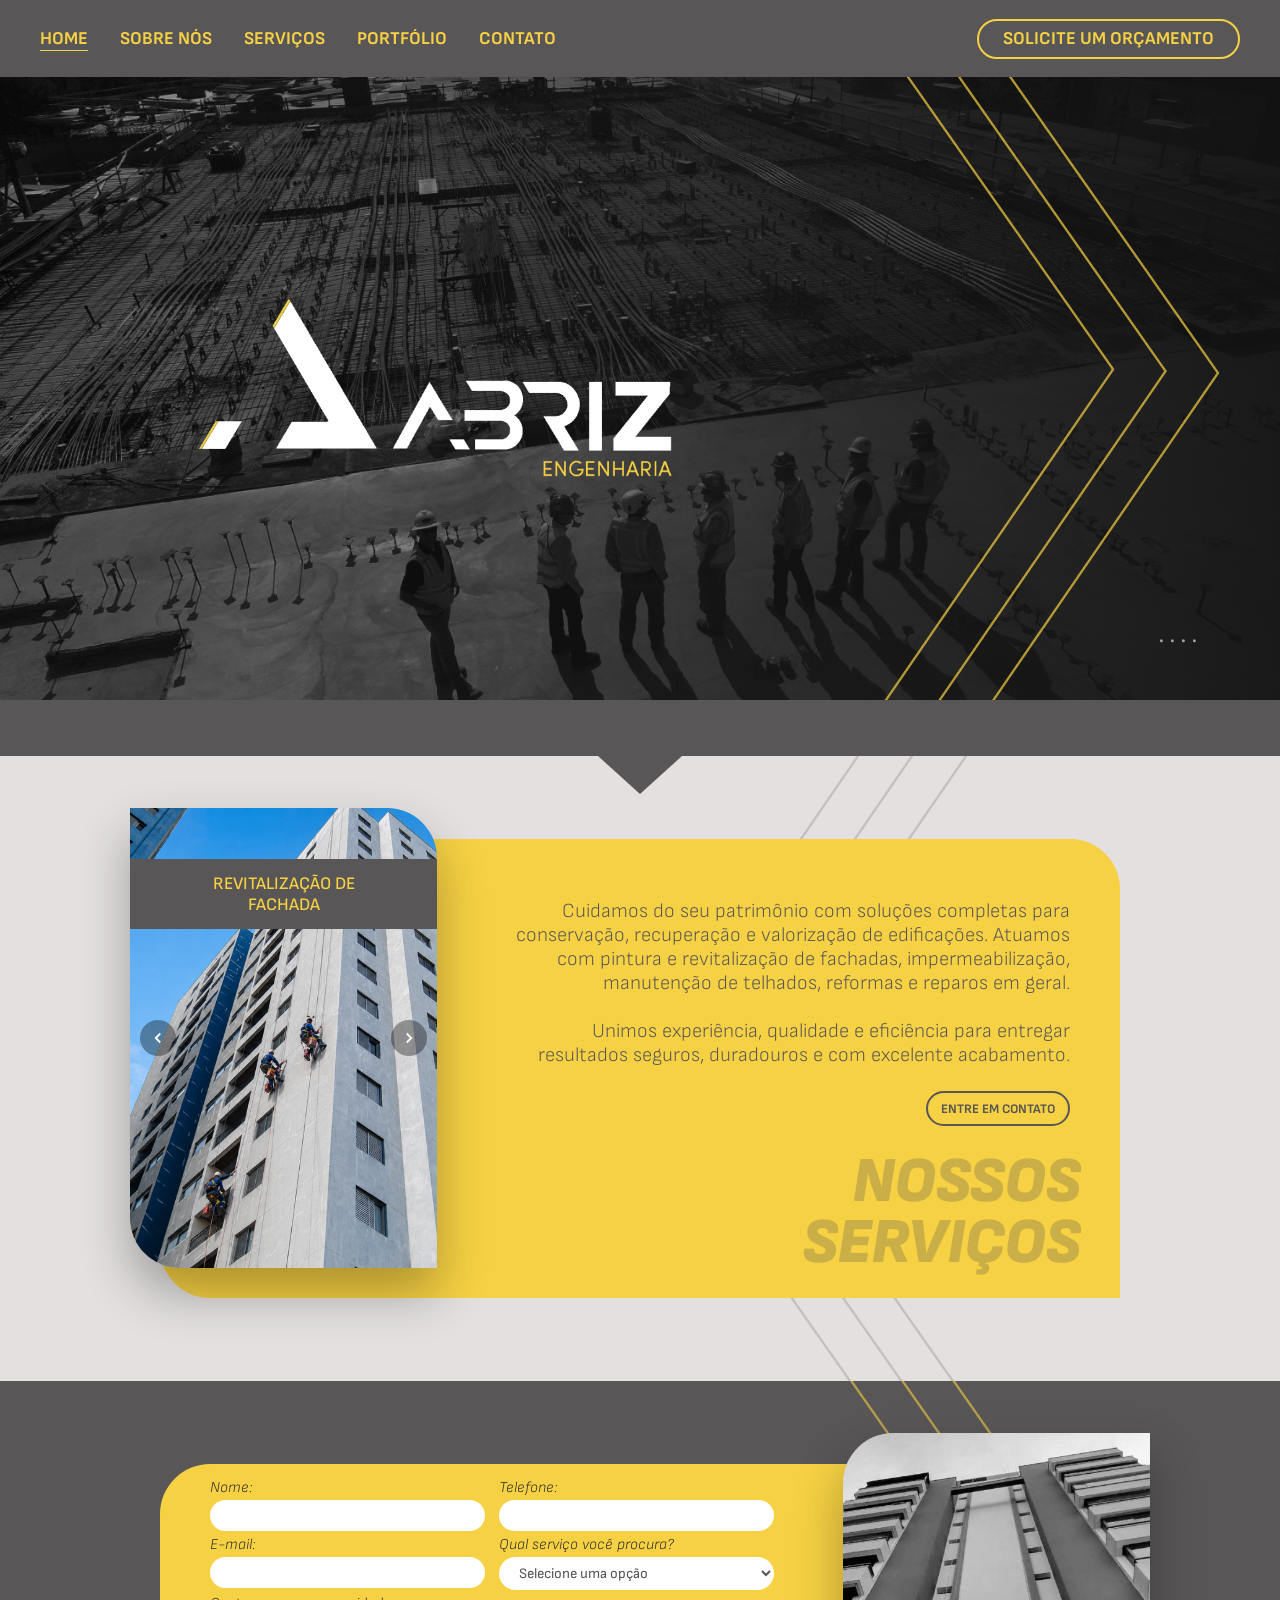
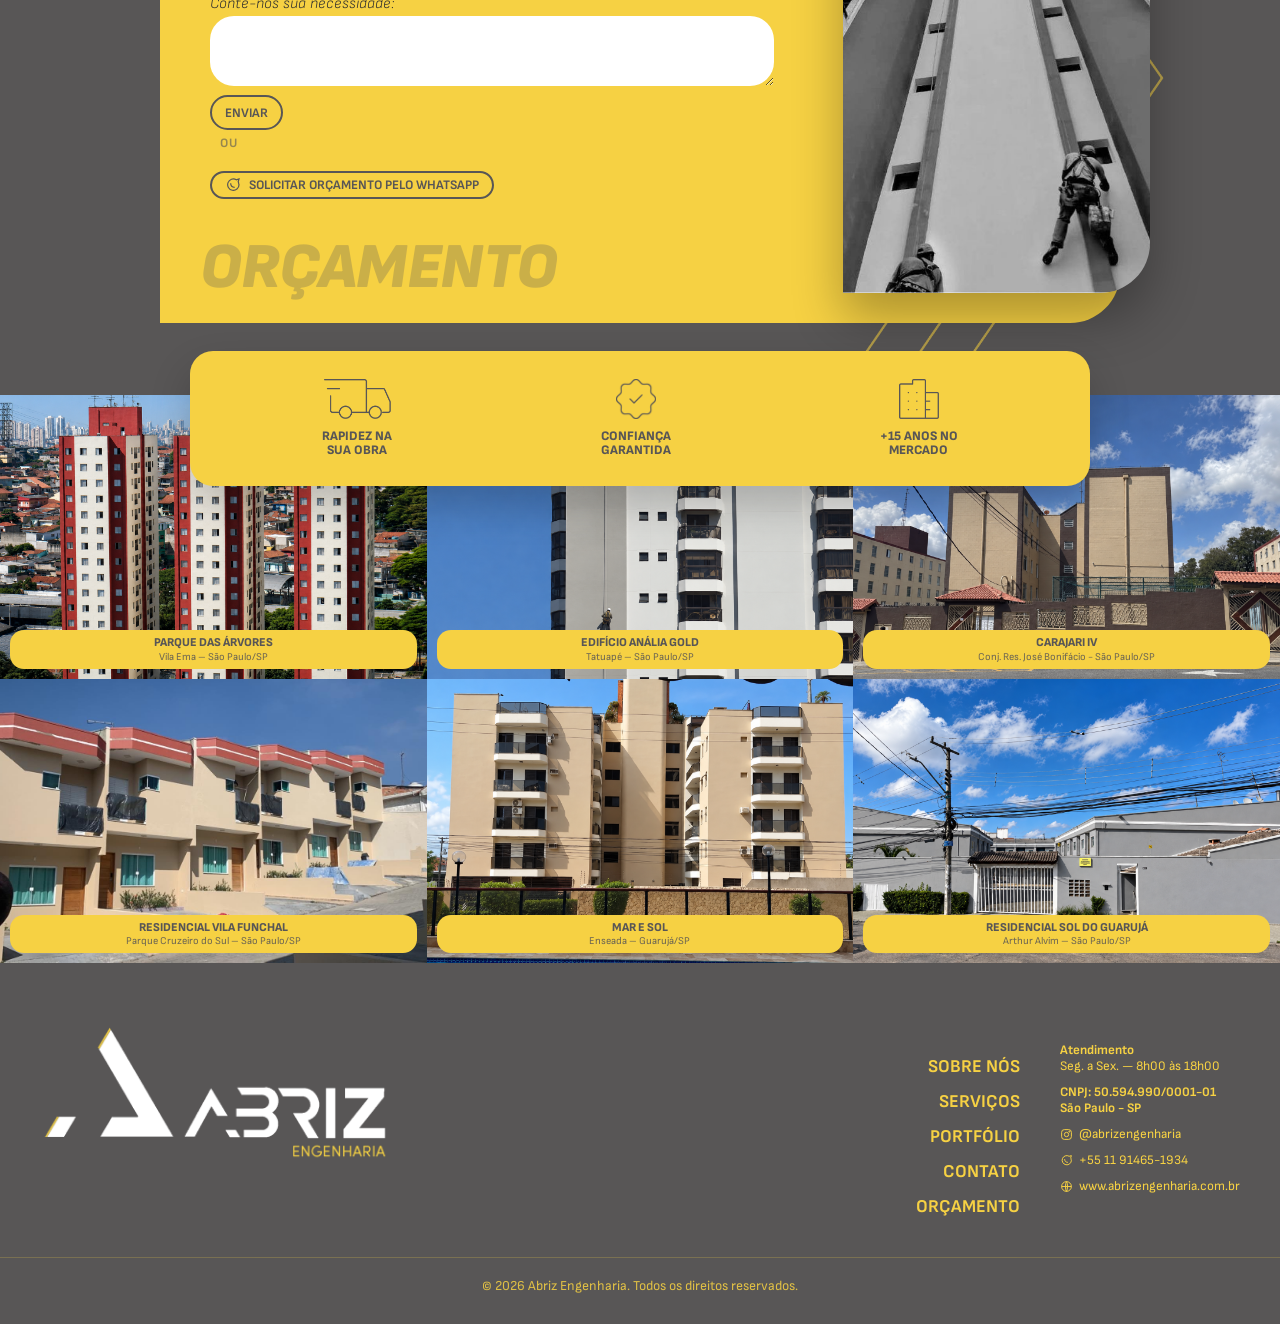
<file: index.html>
<!DOCTYPE html>
<html lang="pt-BR">
<head>
<meta charset="UTF-8">
<meta name="viewport" content="width=device-width, initial-scale=1.0">
<title>Abriz Engenharia | Pinturas prediais e manutenção</title>
<meta name="description" content="Há mais de 25 anos no mercado da construção civil, a Abriz Engenharia é especializada em pinturas prediais e manutenção.">
<link rel="stylesheet" href="css/pages/index.css">
</head>
<body>

<header class="site-header">
  <div class="container" data-header></div>
</header>

<main>

  <!-- HERO -->
  <section class="hero hero--home">
    <div class="hero__scrim" aria-hidden="true"></div>
    <img class="hero__chevron" src="assets/img/chevron-yellow-right.png" alt="" aria-hidden="true">
    <div class="hero__content">
      <img class="hero__logo" src="assets/img/logo-abriz.png" alt="Abriz Engenharia">
    </div>
    <p class="hero__dots" aria-hidden="true">••••</p>
  </section>
 
  <div class="section-divider" aria-hidden="true"></div>

  <!-- SERVIÇOS -->
  <section class="section section--light section-servicos" id="servicos">
    <img class="stripe-overlay stripe-overlay--gray right_listra_cinza" src="assets/img/chevron-gray-right.png" alt="" aria-hidden="true">
    <div class="container section__content container_nossos_servicos">
      <div class="servicos-combo">
        <div class="servicos-combo__panel">
          <div class="servicos-text" style="text-align: right !important;">
            <p class="fs-body servicos-text__lead" style="font-weight:300;">Cuidamos do seu patrimônio com soluções completas para conservação, recuperação e valorização de edificações. Atuamos com pintura e revitalização de fachadas, impermeabilização, manutenção de telhados, reformas e reparos em geral. </p>  <p class="fs-body servicos-text__lead" style="font-weight:300; margin-bottom: 0px !important;">Unimos experiência, qualidade e eficiência para entregar resultados seguros, duradouros e com excelente acabamento.</p>
            <a href="contato.html" class="btn btn--gray btn--contact entre-em-contato">Entre em contato</a>
          </div>
          <div class="servicos-card">
            <div class="servicos-card__carousel" data-carousel>
              <img class="servicos-card__img is-active" data-tag="REVITALIZAÇÃO DE <br> FACHADA" src="assets/img/RevitalizacaoFachada.png" alt="Revitalização de fachada predial pela Abriz Engenharia">
              <img class="servicos-card__img" data-tag="MANUTENÇÃO DE <br> TELHADO" src="assets/img/ManutencaoTelhado.png" alt="Manutenção de Telhado pela Abriz Engenharia">
              <img class="servicos-card__img" data-tag="TRATAMENTO DE <br> INFILTRAÇÃO" src="assets/img/EdificioAnaliaGoldVertic.png" alt="Tratamento de Inlfiltração pela Abriz Engenharia">
              <img class="servicos-card__img" data-tag="IMPERMEABILIZAÇÃO" src="assets/img/IMPERMEABILIZACAO.png" alt="Tratamento de Inlfiltração pela Abriz Engenharia">
              <button class="carousel-arrow carousel-arrow--prev" type="button" aria-label="Foto anterior" data-carousel-prev>
                <svg viewBox="0 0 24 24" fill="none" stroke="currentColor" stroke-width="2.4"><path d="M15 6l-6 6 6 6"/></svg>
              </button>
              <button class="carousel-arrow carousel-arrow--next" type="button" aria-label="Próxima foto" data-carousel-next>
                <svg viewBox="0 0 24 24" fill="none" stroke="currentColor" stroke-width="2.4"><path d="M9 6l6 6-6 6"/></svg>
              </button>
            </div>
            <div class="servicos-card__tag">REVITALIZAÇÃO DE </br> FACHADA</div>
          </div>
        </div>
        <p class="servicos-bg-title display-title display-title--gray">NOSSOS<br>SERVIÇOS</p>
      </div>
    </div>
  </section>

  <!-- ORÇAMENTO -->
  <section class="section section--dark" id="orcamento">
    <div class="section__photo-bg" aria-hidden="true"></div>
    <img class="stripe-overlay stripe-overlay--yellow listras-orcamento-home" src="assets/img/chevron-yellow-right.png" alt="" aria-hidden="true">
    <div class="container section__content container_nossos_servicos">
      <div class="servicos-combo servicos-combo--form">
        <div class="servicos-combo__panel">
          <div class="servicos-text">
            <form class="quote-form" data-form novalidate>
              <input type="hidden" name="subject" value="Novo pedido de orçamento — Site Abriz (Home)">
              <input type="hidden" name="from_name" value="Site Abriz Engenharia">
              <input type="checkbox" name="botcheck" style="display:none" tabindex="-1" autocomplete="off">
              <div class="form-field form-field--half">
                <label for="orc-nome">Nome:</label>
                <input type="text" id="orc-nome" name="nome" required>
              </div>
              <div class="form-field form-field--half">
                <label for="orc-telefone">Telefone:</label>
                <input type="tel" id="orc-telefone" name="telefone" required>
              </div>
              <div class="form-field form-field--half">
                <label for="orc-email">E-mail:</label>
                <input type="email" id="orc-email" name="email" required>
              </div>
              <div class="form-field form-field--half">
                <label for="orc-servico">Qual serviço você procura?</label>
                <select id="orc-servico" name="servico" required>
                  <option value="" selected disabled>Selecione uma opção</option>
                  <option value="Revitalização de fachada">Revitalização de fachada</option>
                  <option value="Pintura predial">Pintura predial</option>
                  <option value="Manutenção predial">Manutenção predial</option>
                  <option value="Outro">Outro</option>
                </select>
              </div>
              <div class="form-field form-field--full">
                <label for="orc-msg">Conte-nos sua necessidade:</label>
                <textarea id="orc-msg" name="mensagem" required></textarea>
              </div>
              <button type="submit" class="btn btn--gray btn--contact enviar-contact">Enviar</button>
              <p class="form-feedback" role="status" hidden></p>
              <p class="form-or">ou</p>
              <a class="btn btn--gray btn--contact btn--whatsapp" href="https://wa.me/5511914651934?text=Ol%C3%A1!%20Gostaria%20de%20solicitar%20um%20or%C3%A7amento." target="_blank" rel="noopener">
                <svg viewBox="0 0 24 24" fill="none" stroke="currentColor" stroke-width="1.8" aria-hidden="true"><path d="M21 11.5a8.5 8.5 0 1 1-4.1-7.3L21 3l-1.2 4.1c.5 1 .8 2.2.8 3.4Z"/><path d="M8.5 9.5c0 3.5 2.5 6 6 6"/></svg>
                <span class="btn-label-full">Solicitar orçamento pelo WhatsApp</span>
                <span class="btn-label-short">WhatsApp</span>
              </a>
            </form>
          </div>
          <div class="servicos-card">
            <img class="servicos-card__img" src="assets/img/servico-fachada-orcamento.jpg" alt="Revitalização de fachada predial pela Abriz Engenharia">
          </div>
        </div>
        <p class="servicos-bg-title display-title display-title--gray">ORÇAMENTO</p>
      </div>
    </div>
  </section>

  <div class="trust-badges">
    <div class="trust-badges__item">
      <img src="assets/img/icon-truck.png" alt="" aria-hidden="true">
      <span style="font-size: 13px;">Rapidez na<br>sua obra</span>
    </div>
    <div class="trust-badges__item">
      <img src="assets/img/icon-badge.png" alt="" aria-hidden="true">
      <span style="font-size: 13px;">Confiança<br>garantida</span>
    </div>
    <div class="trust-badges__item">
      <img src="assets/img/icon-city.png" alt="" aria-hidden="true">
      <span style="font-size: 13px;">+15 anos no<br>mercado</span>
    </div>
  </div>

  <!-- OBRAS (preview do portfólio) --> 
  <section>
    <div class="obras-grid">
      <a href="portfolio.html" class="obras-grid__item">
        <img src="assets/img/ParqueDasArvores-Depois.png" alt="Foto da obra Parque das Árvores">
        <span class="obras-grid__tag"><span class="obras-grid__tag-name">Parque das Árvores</span><span class="obras-grid__tag-service">Vila Ema – São Paulo/SP</span></span>
      </a>
      <a href="portfolio.html" class="obras-grid__item">
        <img src="assets/img/EdificioAnaliaGoldHoriz.png" alt="Foto da obra Edifício Anália Gold">
        <span class="obras-grid__tag"><span class="obras-grid__tag-name">Edifício Anália Gold</span><span class="obras-grid__tag-service">Tatuapé – São Paulo/SP</span></span>
      </a>
      <a href="portfolio.html" class="obras-grid__item">
        <img src="assets/img/CarajariIV.png" alt="Foto da obra Condomínio Carajari IV">
        <span class="obras-grid__tag"><span class="obras-grid__tag-name">Carajari IV</span><span class="obras-grid__tag-service">Conj. Res. José Bonifácio - São Paulo/SP</span></span>
      </a>
      <a href="portfolio.html" class="obras-grid__item">
        <img src="assets/img/ResidencialVilaFunchal.jpg" alt="Foto da obra Residencial Vila Funchal">
        <span class="obras-grid__tag"><span class="obras-grid__tag-name">Residencial Vila Funchal</span><span class="obras-grid__tag-service">Parque Cruzeiro do Sul – São Paulo/SP</span></span>
      </a>
      <a href="portfolio.html" class="obras-grid__item">
        <img src="assets/img/MarESol-Depois.png" alt="Foto da obra Mar e Sol">
        <span class="obras-grid__tag"><span class="obras-grid__tag-name">Mar e Sol</span><span class="obras-grid__tag-service">Enseada – Guarujá/SP</span></span>
      </a>  
      <a href="portfolio.html" class="obras-grid__item">
        <img src="assets/img/ResidencialSolDoGuaruja-Depois.png" alt="Foto da obra Residencial Sol do Guarujá">
        <span class="obras-grid__tag"><span class="obras-grid__tag-name">Residencial Sol do Guarujá</span><span class="obras-grid__tag-service">Arthur Alvim – São Paulo/SP</span></span>
      </a> 
    </div>
  </section>

</main>

<footer class="site-footer" data-footer></footer>

<script type="module" src="js/pages/index.js"></script>
</body>
</html>
</file>
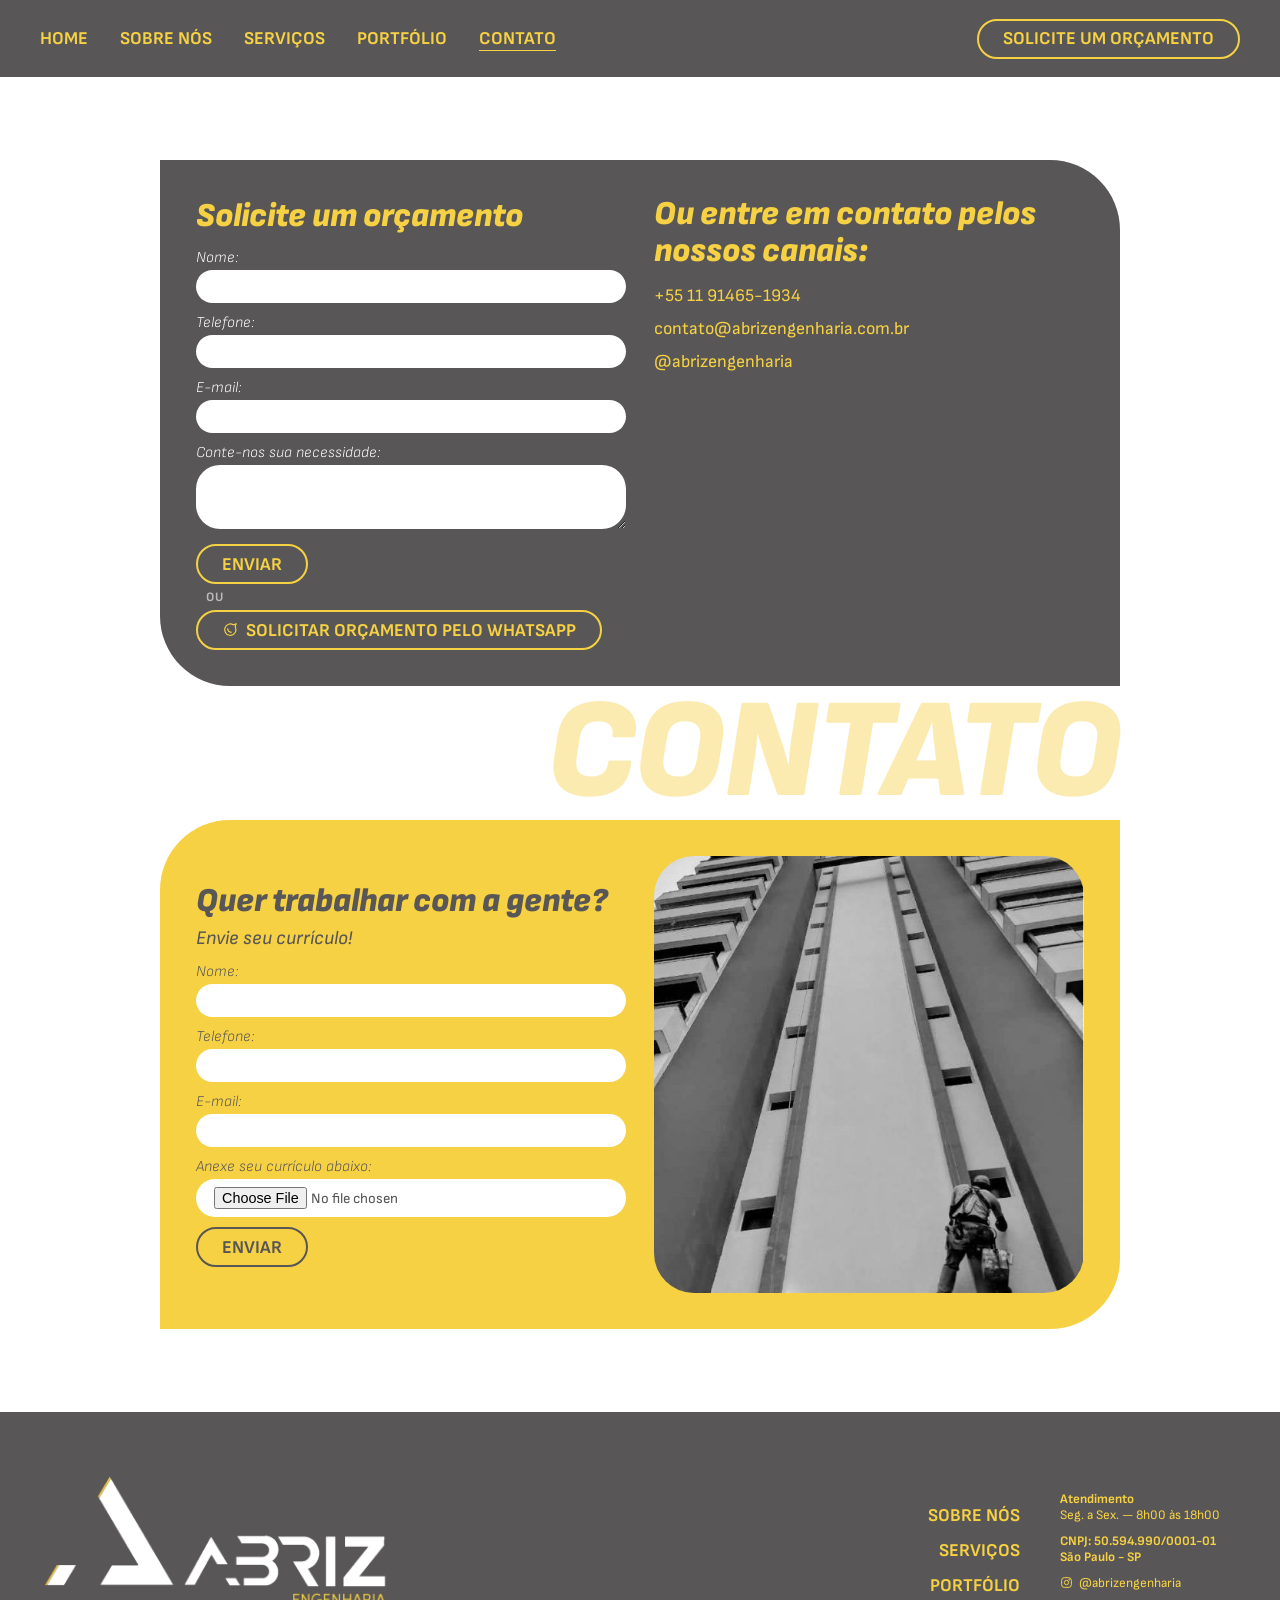
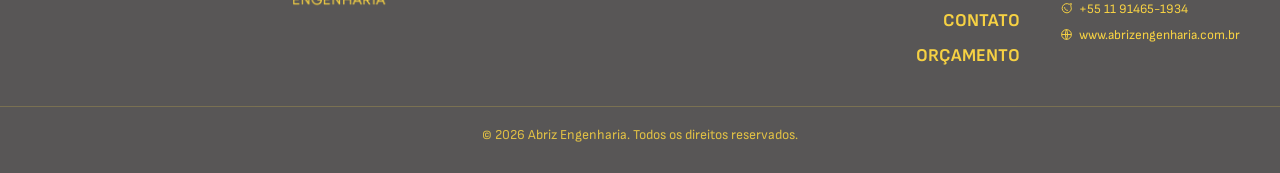
<file: contato.html>
<!DOCTYPE html>
<html lang="pt-BR">
<head>
<meta charset="UTF-8">
<meta name="viewport" content="width=device-width, initial-scale=1.0">
<title>Contato | Abriz Engenharia</title>
<meta name="description" content="Solicite um orçamento ou entre em contato com a Abriz Engenharia. Também estamos contratando — envie seu currículo.">
<link rel="stylesheet" href="css/pages/contato.css">
</head>
<body>

<header class="site-header">
  <div class="container" data-header></div>
</header>

<main>
  <section class="section" id="contato-intro">
    <div class="section__photo-bg-sobre" aria-hidden="true"></div>
    <div class="container container_nossos_servicos">

      <div class="contato-card">
        <div class="contato-card__form">
          <h2 style="color:var(--color-yellow); font-style:italic; font-weight:900; font-size:var(--fs-h1); margin-bottom:12px;">Solicite um orçamento</h2>
          <form data-form novalidate>
            <input type="hidden" name="subject" value="Novo pedido de orçamento — Site Abriz (Contato)">
            <input type="hidden" name="from_name" value="Site Abriz Engenharia">
            <input type="checkbox" name="botcheck" style="display:none" tabindex="-1" autocomplete="off">
            <div class="form-field">
              <label for="c-nome">Nome:</label>
              <input type="text" id="c-nome" name="nome" required>
            </div>
            <div class="form-field">
              <label for="c-telefone">Telefone:</label>
              <input type="tel" id="c-telefone" name="telefone" required>
            </div>
            <div class="form-field">
              <label for="c-email">E-mail:</label>
              <input type="email" id="c-email" name="email" required>
            </div>
            <div class="form-field">
              <label for="c-msg">Conte-nos sua necessidade:</label>
              <textarea id="c-msg" name="mensagem" required></textarea>
            </div>
            <button type="submit" class="btn">Enviar</button>
            <p class="form-feedback" role="status" hidden></p>
            <p class="form-or">ou</p>
            <a class="btn btn--whatsapp" href="https://wa.me/5511914651934?text=Ol%C3%A1!%20Gostaria%20de%20solicitar%20um%20or%C3%A7amento." target="_blank" rel="noopener">
              <svg viewBox="0 0 24 24" fill="none" stroke="currentColor" stroke-width="1.8" aria-hidden="true"><path d="M21 11.5a8.5 8.5 0 1 1-4.1-7.3L21 3l-1.2 4.1c.5 1 .8 2.2.8 3.4Z"/><path d="M8.5 9.5c0 3.5 2.5 6 6 6"/></svg>
              <span class="btn-label-full">Solicitar orçamento pelo WhatsApp</span>
              <span class="btn-label-short">WhatsApp</span>
            </a>
          </form>
        </div>

        <div class="contato-card__channels">
          <h3>Ou entre em contato pelos nossos canais:</h3>
          <div class="channel-item"><span>+55 11 91465-1934</span></div>
          <div class="channel-item"><span>contato@abrizengenharia.com.br</span></div>
          <div class="channel-item"><span>@abrizengenharia</span></div>
        </div>
      </div>

      <p class="display-title display-title--yellow contato-bg-title" aria-hidden="true">CONTATO</p>

      <div class="trabalhe-card">
        <div>
          <h3>Quer trabalhar com a gente?</h3>
          <p class="trabalhe-card__lead">Envie seu currículo!</p>
          <form data-form novalidate enctype="multipart/form-data">
            <input type="hidden" name="subject" value="Novo currículo recebido — Site Abriz">
            <input type="hidden" name="from_name" value="Site Abriz Engenharia">
            <input type="checkbox" name="botcheck" style="display:none" tabindex="-1" autocomplete="off">
            <div class="form-field">
              <label for="t-nome">Nome:</label>
              <input type="text" id="t-nome" name="nome" required>
            </div>
            <div class="form-field">
              <label for="t-telefone">Telefone:</label>
              <input type="tel" id="t-telefone" name="telefone" required>
            </div>
            <div class="form-field">
              <label for="t-email">E-mail:</label>
              <input type="email" id="t-email" name="email" required>
            </div>
            <div class="form-field form-field--file">
              <label for="t-curriculo">Anexe seu currículo abaixo:</label>
              <input type="file" id="t-curriculo" name="curriculo" accept=".pdf,.doc,.docx">
            </div>
            <button type="submit" class="btn btn--gray">Enviar</button>
            <p class="form-feedback" role="status" hidden></p>
          </form>
        </div>
        <div class="photo">
          <img src="assets/img/servico-fachada-orcamento.jpg" alt="Foto de obra da Abriz Engenharia">
        </div>
      </div>

    </div>
  </section>
</main>

<footer class="site-footer" data-footer></footer>

<script type="module" src="js/pages/contato.js"></script>
</body>
</html>
</file>
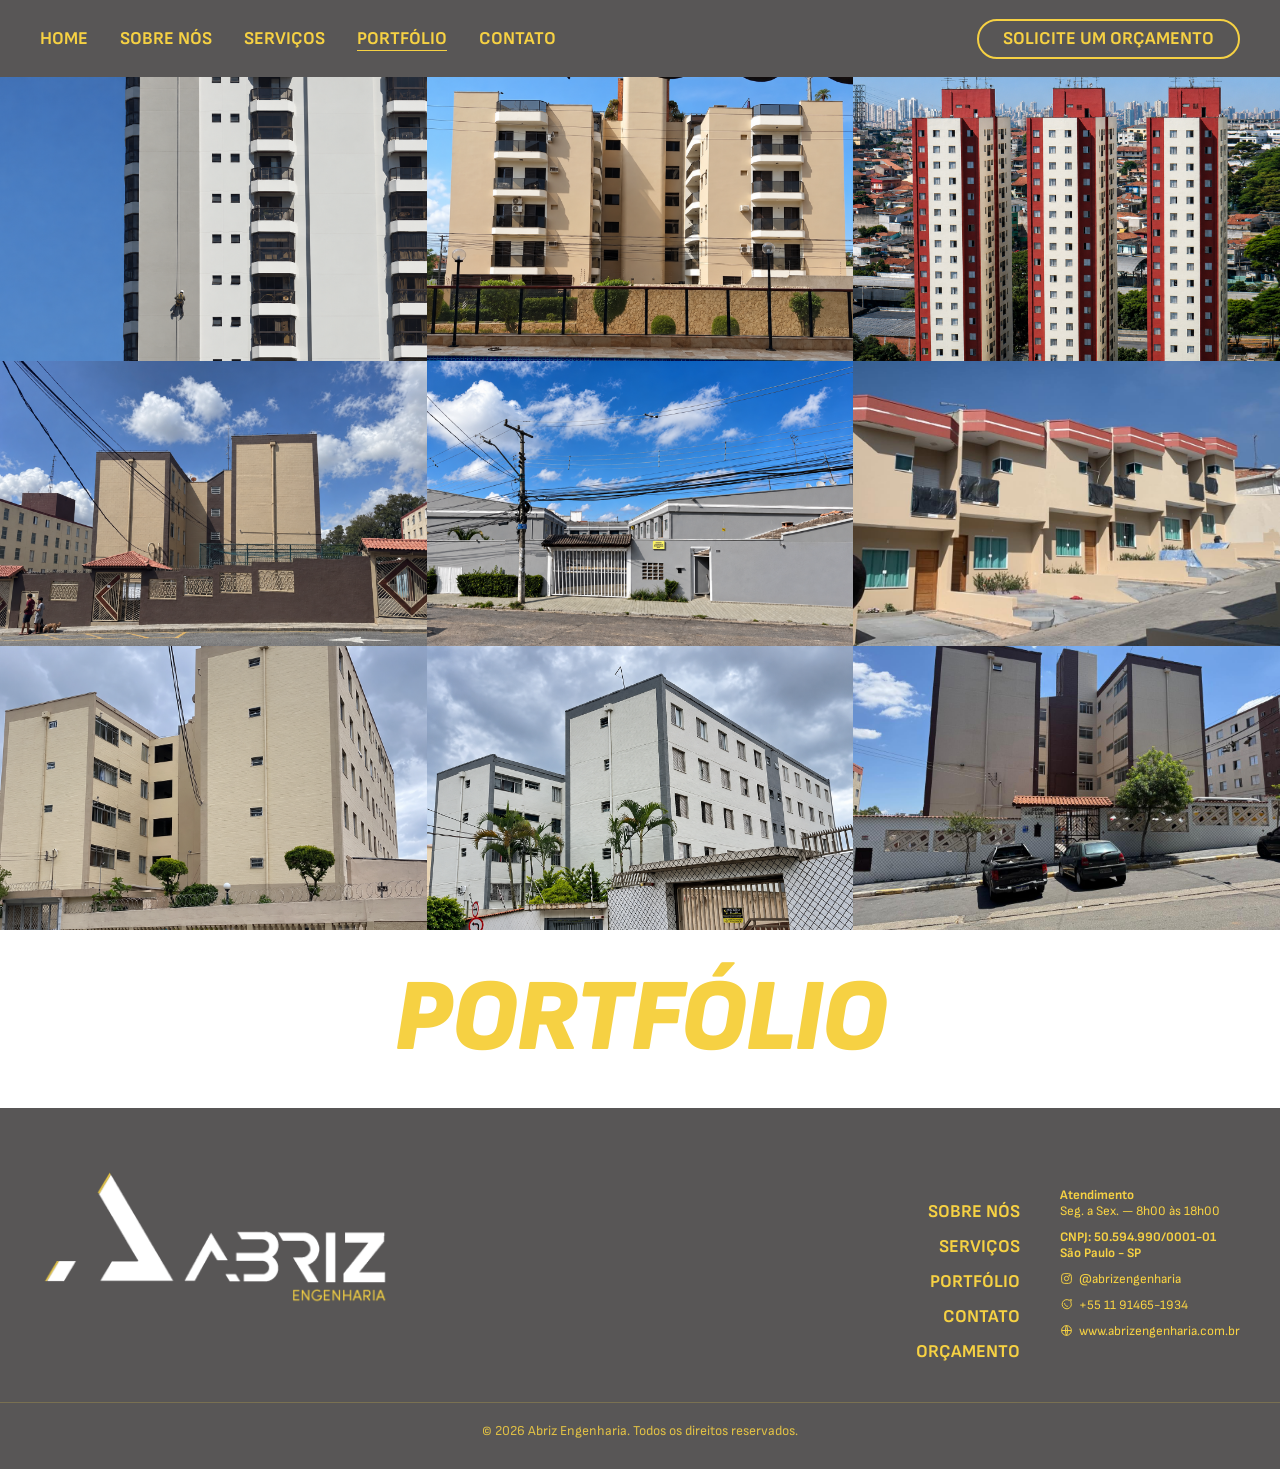
<file: portfolio.html>
<!DOCTYPE html>
<html lang="pt-BR">
<head>
<meta charset="UTF-8">
<meta name="viewport" content="width=device-width, initial-scale=1.0">
<title>Portfólio | Abriz Engenharia</title>
<meta name="description" content="Confira algumas das obras entregues pela Abriz Engenharia.">
<link rel="stylesheet" href="css/pages/portfolio.css">
</head>
<body>

<header class="site-header">
  <div class="container" data-header></div>
</header>

<main>
  <section class="obras-grid" aria-label="Galeria de obras">
    <button class="obras-grid__item" data-obra="Edifício Anália Gold" data-data="2026" data-img="assets/img/EdificioAnaliaGold-Janela.png">
      <img src="assets/img/EdificioAnaliaGoldHoriz.png" alt="Foto da obra Edifício Anália Gold">
    </button>
    <button class="obras-grid__item" data-obra="Mar e Sol" data-data="2024" data-img="assets/img/MarESol-Antes.png">
      <img src="assets/img/MarESol-Depois.png" alt="Foto da obra Mar e Sol">
    </button>
    <button class="obras-grid__item" data-obra="Parque das Árvores" data-data="2023" data-img="assets/img/ParqueDasArvores-Antes.png">
      <img src="assets/img/ParqueDasArvores-Depois.png" alt="Foto da obra Parque das Árvores">
    </button>
    <button class="obras-grid__item" data-obra="Carajari IV" data-data="2023">
      <img src="assets/img/CarajariIV.png" alt="Foto da obra Residencial Maria Lourenço">
    </button>
    <button class="obras-grid__item" data-obra="Residencial Sol do Guarujá" data-data="2023" data-img="assets/img/ResidencialSolDoGuarujaAndamento.png">
      <img src="assets/img/ResidencialSolDoGuaruja-Depois.png" alt="Foto da obra Residencial Sol do Guarujá">
    </button>
    <button class="obras-grid__item" data-obra="Residencial Vila Funchal" data-data="2022">
      <img src="assets/img/ResidencialVilaFunchal.jpg" alt="Foto da obra Residencial Vila Funchal">
    </button>
    <button class="obras-grid__item" data-obra="Santo Onofre" data-data="2022" data-img="assets/img/SantoOnofre-Antes.png">
      <img src="assets/img/SantoOnofre-Depois.png" alt="Foto da obra Santo Onofre">
    </button>
    <button class="obras-grid__item" data-obra="São Lucas V" data-data="2022" data-img="assets/img/SaoLucasV-Antes.png">
      <img src="assets/img/SaoLucasV-Depois.png" alt="Foto da obra São Lucas V">
    </button>
    <button class="obras-grid__item" data-obra="São Lucas 3" data-data="2021">
      <img src="assets/img/S%C3%A3o%20Lucas%203%20-%20DEPOIS%202.jpg" alt="Foto da obra São Lucas 3">
    </button>
  </section>

  <div class="container text-center" style="padding: 40px 0;">
    <h1 class="display-title display-title--yellow" style="opacity:1;">PORTFÓLIO</h1>
  </div>
</main>

<!-- Lightbox -->
<div class="lightbox" aria-hidden="true">
  <div class="lightbox__panel">
    <button class="lightbox__close" aria-label="Fechar">&times;</button>
    <div class="lightbox__photo">
      <img src="assets/img/servico-fachada.jpg" alt="Foto da obra selecionada">
      <button class="lightbox__nav lightbox__nav--prev" aria-label="Obra anterior">&#10094;</button>
      <button class="lightbox__nav lightbox__nav--next" aria-label="Próxima obra">&#10095;</button>
    </div>
    <div class="lightbox__info">
      <h3 data-lightbox-title>Obra:</h3>
      <p data-lightbox-date>Data:</p>
    </div>
  </div>
</div>

<footer class="site-footer" data-footer></footer>

<script type="module" src="js/pages/portfolio.js"></script>
</body>
</html>
</file>
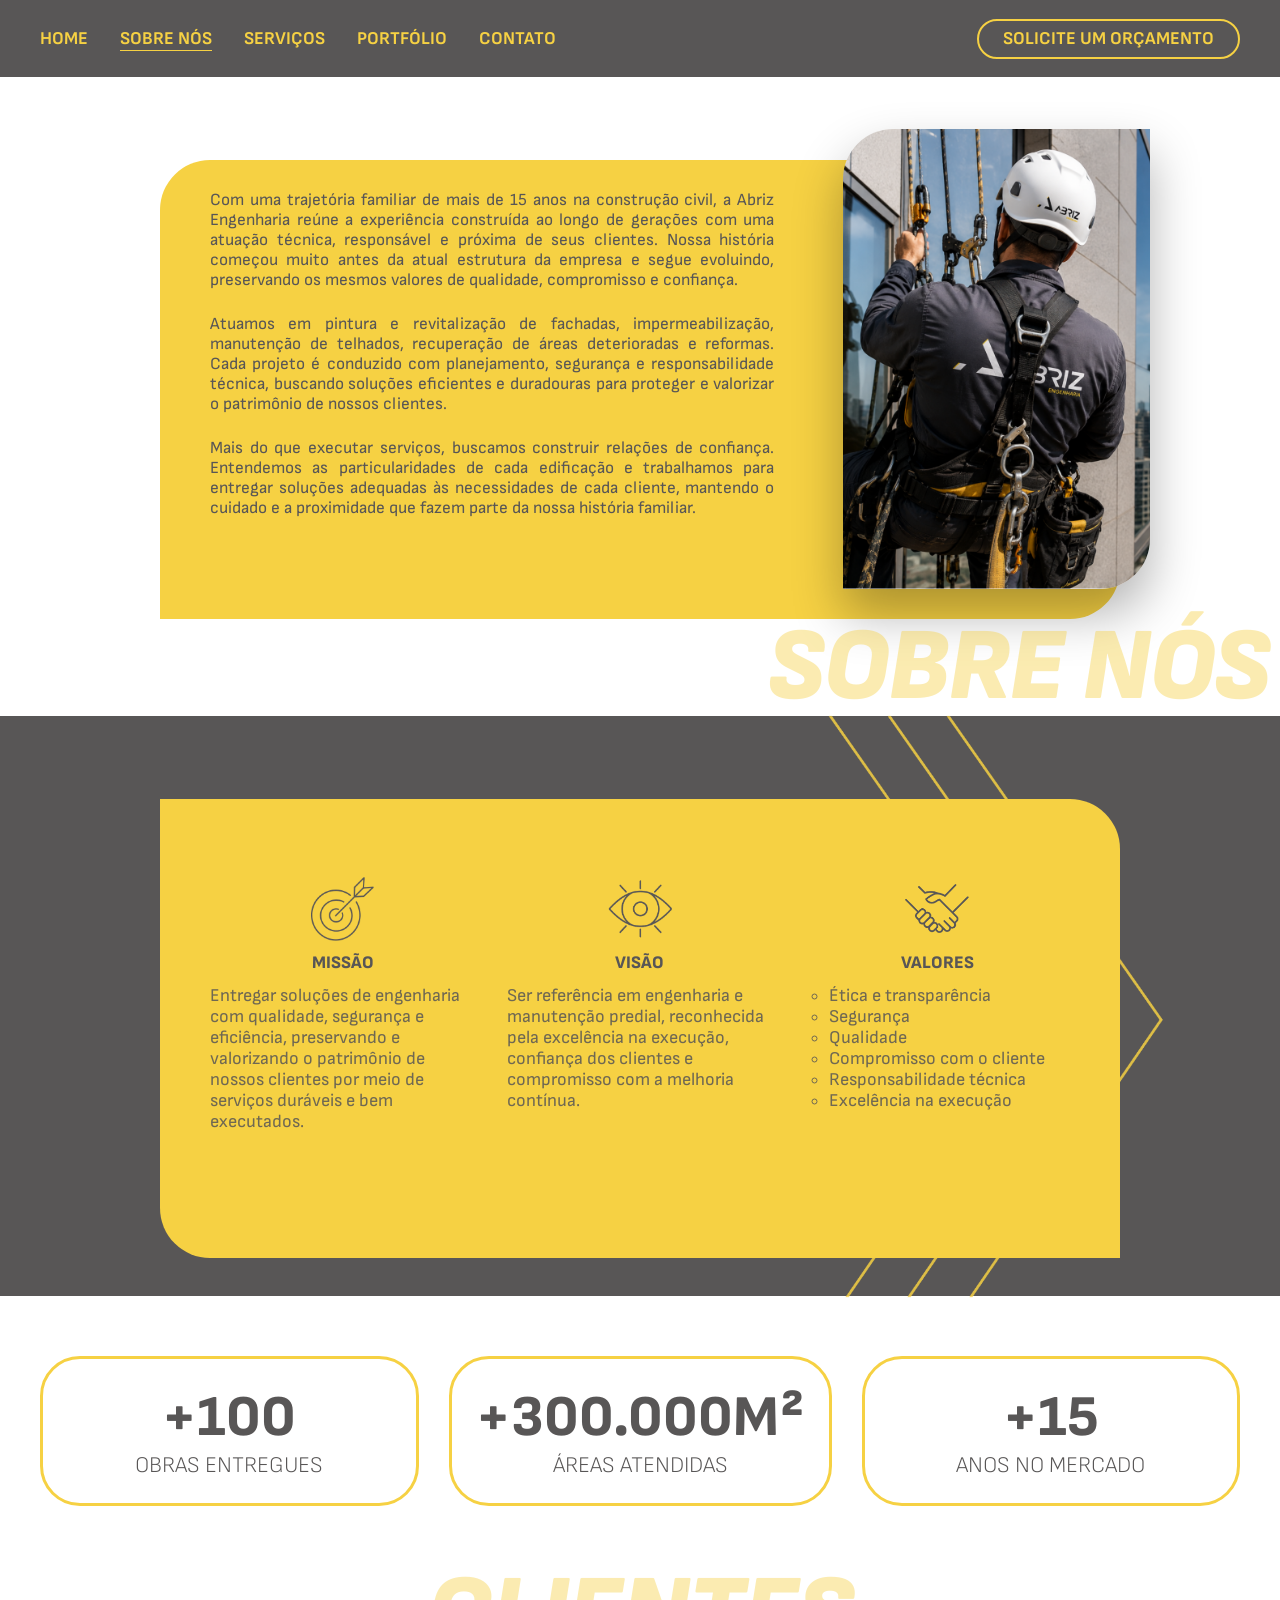
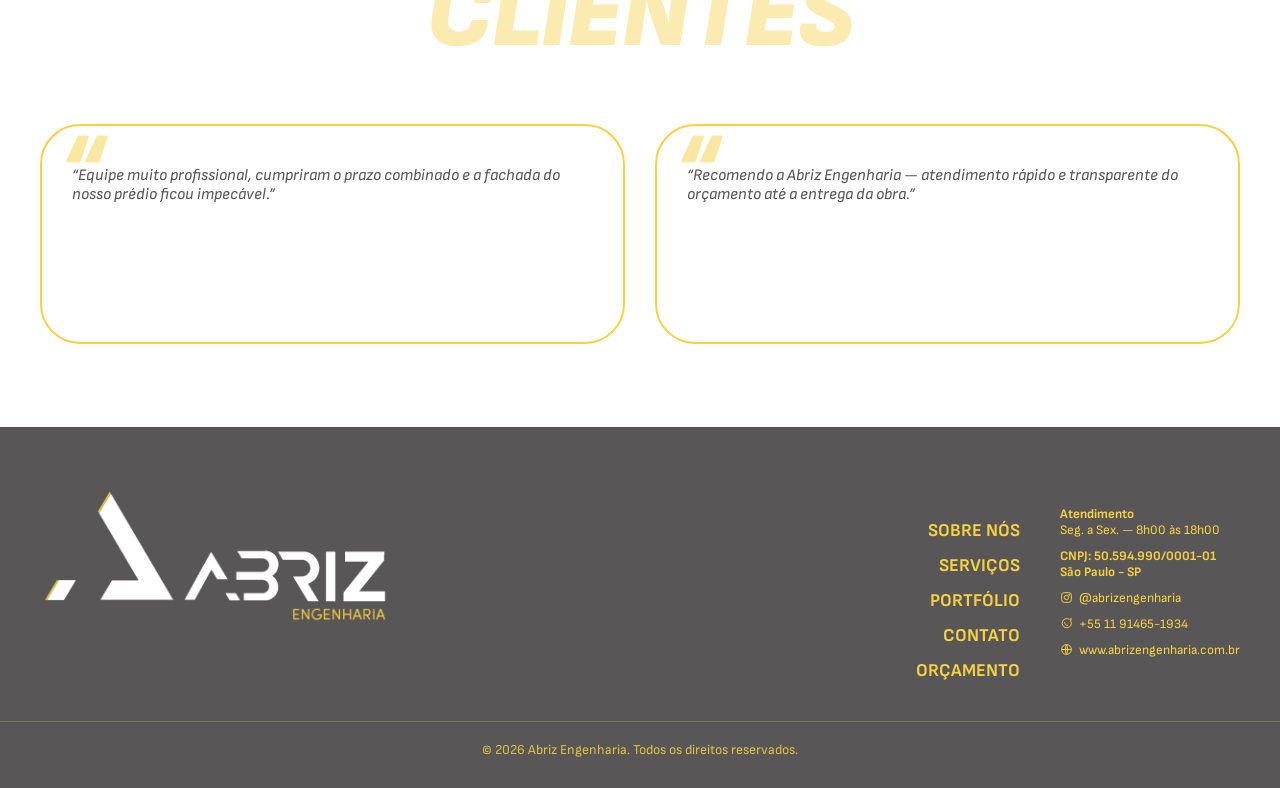
<file: sobre.html>
<!DOCTYPE html>
<html lang="pt-BR">
<head>
<meta charset="UTF-8">
<meta name="viewport" content="width=device-width, initial-scale=1.0">
<title>Sobre Nós | Abriz Engenharia</title>
<meta name="description" content="Somos um escritório de engenharia consultiva, referência em avaliações de imóveis, perícias, vistorias e projetos técnicos de engenharia.">
<link rel="stylesheet" href="css/pages/sobre.css">
</head>
<body>

<header class="site-header">
  <div class="container" data-header></div>
</header>

<main>


   <section class="section section-page--sobre" id="sobre-intro">
    <div class="section__photo-bg-sobre" aria-hidden="true"></div>
    <div class="container section__content container_nossos_servicos">
      <div class="servicos-combo servicos-combo--form">
        <div class="servicos-combo__panel">
          <div class="servicos-text servicos-text--lg">
            <p>Com uma trajetória familiar de mais de 15 anos na construção civil, a Abriz Engenharia reúne a experiência construída ao longo de gerações com uma atuação técnica, responsável e próxima de seus clientes. Nossa história começou muito antes da atual estrutura da empresa e segue evoluindo, preservando os mesmos valores de qualidade, compromisso e confiança.</p>
            <p>Atuamos em pintura e revitalização de fachadas, impermeabilização, manutenção de telhados, recuperação de áreas deterioradas e reformas. Cada projeto é conduzido com planejamento, segurança e responsabilidade técnica, buscando soluções eficientes e duradouras para proteger e valorizar o patrimônio de nossos clientes.</p>
            <p>Mais do que executar serviços, buscamos construir relações de confiança. Entendemos as particularidades de cada edificação e trabalhamos para entregar soluções adequadas às necessidades de cada cliente, mantendo o cuidado e a proximidade que fazem parte da nossa história familiar.</p>
          </div>
          <div class="servicos-card">
            <img class="servicos-card__img" src="assets/img/img-sobre-nos.png" alt="Revitalização de fachada predial pela Abriz Engenharia">
          </div>
        </div>
      </div>
    </div>
     <p class="servicos-bg-title display-title display-title--yellow" style="font-size: var(--fs-display); bottom: 0px; position: relative; right: 10px;">SOBRE NÓS</p>
  </section>

  <section class="section section--dark height-sobre-page">
    <div class="section__photo-bg" aria-hidden="true"></div>
    <img style="top: -3px;" class="stripe-overlay stripe-overlay--yellow listras-orcamento-home" src="assets/img/chevron-yellow-tall.png" alt="" aria-hidden="true">
    <div class="container section__content container_nossos_servicos">
      <div class="servicos-combo servicos-combo--form">
        <div class="servicos-combo__panel">
          <div class="servicos-text servicos-text--lg servicos-text--diferenciais">
            <div class="diferenciais-row">
              <div class="diferenciais-row__item">
                <img src="assets/img/missao-icon.png" alt="" aria-hidden="true">
                <span class="diferenciais-row__label">Missão</span>
                <p class="diferenciais-row__text">Entregar soluções de engenharia com qualidade, segurança e eficiência, preservando e valorizando o patrimônio de nossos clientes por meio de serviços duráveis e bem executados.</p>
              </div>
              <div class="diferenciais-row__item">
                <img src="assets/img/visao-icon.png" alt="" aria-hidden="true">
                <span class="diferenciais-row__label">Visão</span>
                <p class="diferenciais-row__text">Ser referência em engenharia e manutenção predial, reconhecida pela excelência na execução, confiança dos clientes e compromisso com a melhoria contínua.</p>
              </div>
              <div class="diferenciais-row__item">
                <img src="assets/img/valores-icon.png" alt="" aria-hidden="true">
                <span class="diferenciais-row__label">Valores</span>
                 <ul class="diferenciais-row__text" style="text-align: left; list-style: circle;">
                  <li>Ética e transparência</li>
                  <li>Segurança</li>
                  <li>Qualidade</li>
                  <li>Compromisso com o cliente</li>
                  <li>Responsabilidade técnica</li>
                  <li>Excelência na execução</li>
                </ul>
              </div>
            </div>
          </div>
        </div>
      </div>
    </div>
  </section>

  <section class="section" style="padding-top:0;">
    <div class="container">
      <div class="stats-row">
        <div class="stat-box"><strong>+100</strong><span>Obras entregues</span></div>
        <div class="stat-box"><strong>+300.000M²</strong><span>Áreas Atendidas</span></div>
        <div class="stat-box"><strong>+15</strong><span>Anos no mercado</span></div>
      </div>

      <p class="display-title display-title--yellow text-center" style="margin-top:60px; font-size: var(--fs-display);">CLIENTES</p>

      <div class="testimonials">
        <div class="testimonial-box">
          <p>“Equipe muito profissional, cumpriram o prazo combinado e a fachada do nosso prédio ficou impecável.”</p>
        </div>
        <div class="testimonial-box">
          <p>“Recomendo a Abriz Engenharia — atendimento rápido e transparente do orçamento até a entrega da obra.”</p>
        </div>
      </div>
    </div>
  </section>

</main>

<footer class="site-footer" data-footer></footer>

<script type="module" src="js/pages/sobre.js"></script>
</body>
</html>
</file>
<file: css/pages/index.css>
/* Home — importa a base global + os componentes que a página usa; o resto
   deste arquivo é só o que é exclusivo da Home (hero, e os ajustes das
   seções #servicos/#orcamento sobre o combo-card compartilhado). */
@import url('../global.css');
@import url('../components/header.css');
@import url('../components/footer.css');
@import url('../components/combo-card.css');
@import url('../components/forms.css');
@import url('../components/carousel.css');
@import url('../components/trust-badges.css');
@import url('../components/obras-grid.css');

/* ---------- Tag da prévia de obras (nome do prédio + serviço) ----------
   Só a Home mostra esse cardizinho — o grid do Portfólio não usa. */
.obras-grid__tag {
  position: absolute;
  left: 10px;
  right: 10px;
  bottom: 10px;
  z-index: 1;
  background: var(--color-yellow);
  color: var(--color-gray);
  text-align: center;
  padding: 6px 8px;
  border-radius: 14px;
  line-height: 1.2;
}
.obras-grid__tag-name {
  display: block;
  font-weight: 800;
  font-size: 0.75rem;
  text-transform: uppercase;
}
.obras-grid__tag-service {
  display: block;
  font-weight: 400;
  font-size: 0.65rem;
  opacity: 0.85;
}
@media (max-width: 900px) {
  .obras-grid__tag { left: 6px; right: 6px; bottom: 6px; padding: 4px 6px; border-radius: 10px; }
  .obras-grid__tag-name { font-size: 0.6rem; }
  .obras-grid__tag-service { font-size: 0.55rem; }
}

/* ---------- Hero ---------- */
.hero {
  position: relative;
  min-height: 480px;
  background: url('../../assets/img/hero-bg.jpg') center/cover no-repeat, linear-gradient(135deg, var(--color-gray) 0%, #3f3d3d 100%);
  overflow: hidden;
  display: flex;
  align-items: flex-end;
}
/* degradê: claro/transparente à esquerda, escuro à direita — igual ao protótipo */
.hero__scrim {
  position: absolute;
  inset: 0;
  background: linear-gradient(90deg, rgba(30,29,29,0.1) 0%, rgba(30,29,29,0.55) 55%, rgba(20,19,19,0.88) 100%);
}
/* .hero__title: sem uso encontrado na Home atual — mantido por precaução
   (ver relatório final). */
.hero__title {
  position: relative;
  z-index: 2;
  width: 100%;
  padding: 60px 0 50px;
  text-align: center;
}

/* Hero da Home: foto em tela cheia, logo à esquerda, chevron à direita */
.hero--home {
  min-height: 623px;
  align-items: center;
}
/* largura fixa e igual à do chevron das seções abaixo, para as linhas se
   encontrarem exatamente na emenda entre o hero e a próxima seção */
.hero--home .hero__chevron {
  position: absolute;
  bottom: 0;
  right: 58px;
  width: var(--chevron-w);
  height: auto;
  z-index: 1;
  pointer-events: none;
}
.hero--home .hero__content {
  position: relative;
  z-index: 2;
  width: 100%;
}
.hero__logo {
    width: min(38vw, 520px);
    margin-left: 15%;
}
.hero__dots {
  position: absolute;
  right: 6%;
  bottom: 8%;
  z-index: 2;
  color: rgba(255,255,255,0.6);
  letter-spacing: 6px;
}

/* divisor entre o hero e a próxima seção: barra cinza + triângulo apontando
   para baixo, marcando a transição (como no protótipo) */
.section-divider {
  position: relative;
  height: 56px;
  background: var(--color-gray);
  z-index: 3;
}
.section-divider::after {
  content: '';
  position: absolute;
  left: 50%;
  top: 100%;
  transform: translateX(-50%);
  width: 0;
  height: 0;
  border-left: 42px solid transparent;
  border-right: 42px solid transparent;
  border-top: 38px solid var(--color-gray);
}

/* ---------- Orçamento: mesmo combo-card do Serviços, espelhado — texto à
   esquerda, foto flutuante à direita. Fundo e listras da seção não mudam.
   (o mesmo bloco de regras #sobre-intro existe em css/pages/sobre.css —
   duplicado de propósito para que um ajuste aqui nunca afete o Sobre nós). ---------- */
#orcamento .servicos-text {
  text-align: left;
  align-items: flex-start;
  padding: 24px 36% 50px 50px;
  border-radius: 50px 0px;
}
/* card ganhou o botão extra do WhatsApp — padding mais enxuto pra
   caber sem precisar aumentar o card (e desalinhar as listras) */
#orcamento .servicos-text {
  padding: 14px 36% 18px 50px;
}
#orcamento .servicos-bg-title {
  right: auto;
  left: 40px;
  text-align: left;
}
#orcamento .servicos-card {
  left: auto;
  right: -30px;
  border-radius: 50px 0px;
}
#orcamento .servicos-combo { min-height: 459px; }
#orcamento .servicos-text form {
  width: 100%;
  display: grid;
  grid-template-columns: 1fr 1fr;
  gap: 0 14px;
}
#orcamento .form-field { margin-bottom: 4px; }
#orcamento .form-field--half { grid-column: span 1; }
#orcamento .form-field--full,
#orcamento .quote-form > button,
#orcamento .quote-form > .form-feedback,
#orcamento .quote-form > .form-or,
#orcamento .quote-form > .btn--whatsapp {
  grid-column: 1 / -1;
}
#orcamento .form-field label {
  color: #2f2e2e;
  font-size: 0.95rem;
  margin-bottom: 3px;
}
#orcamento .form-field input,
#orcamento .form-field select,
#orcamento .form-field textarea {
  padding: 7px 16px;
  font-size: 0.9rem;
}
#orcamento .form-field--full textarea { min-height: 70px; }
#orcamento .quote-form > button,
#orcamento .quote-form > .btn--whatsapp { justify-self: start; }
#orcamento .quote-form > .btn--whatsapp { height: 28px !important; }

@media (max-width: 900px) {
  /* precisa repetir aqui (mesma especificidade do #orcamento .servicos-combo
     de cima) pra vencer o min-height:459px do desktop no mobile */
  #orcamento .servicos-combo { min-height: 250px; }
  .hero--home { min-height: 523px; --chevron-w: 200px; }
  .hero--home .hero__chevron { right: 15px; width: 285px;}
  .hero__logo { width: min(55vw, 320px); margin-left: 20px; }
  .hero--home .hero__chevron { opacity: 0.7; }
  .section-divider { height: 27px !important; }
  /* nas seções Serviços/Orçamento o card ficou bem mais baixo no
     mobile — largura própria pras listras (independente do
     --chevron-w do hero) pra altura delas acompanhar a seção */
  #servicos .right_listra_cinza,
  #orcamento .listras-orcamento-home {
    width: 285px;
  }
  .section-servicos { padding: 79px 0 !important; }

  #orcamento .servicos-text {
    padding: 12px min(42%, 160px) 34px 18px;
    border-radius: var(--radius-lg) 0;
  }
  #orcamento .servicos-text {
    padding-bottom: 54px;
  }
  /* mais reserva embaixo (e menos em cima/entrelinhas) pro botão não
     ficar sobre o título de fundo — sem aumentar a altura total */
  #servicos .servicos-text {
    padding-top: 8px;
    padding-bottom: 66px;
    gap: 4px;
  }
  #servicos .servicos-text__lead { line-height: 1.15; }
  #orcamento .servicos-text form {
    grid-template-columns: 1fr;
    gap: 0;
  }
  #orcamento .form-field { margin-bottom: 1px; }
  #orcamento .form-field label { font-size: 0.68rem; margin-bottom: 0; line-height: 1.2; }
  #orcamento .form-field input,
  #orcamento .form-field select,
  #orcamento .form-field textarea {
    padding: 2px 10px;
    font-size: 0.7rem;
  }
  #orcamento .form-field--full textarea { min-height: 24px; }
  /* só a Home tem um .btn--contact dentro do .servicos-text hoje */
  .servicos-text .btn--contact {
    height: 20px !important;
    font-size: 0.6rem !important;
    padding: 0 10px !important;
  }
  .enviar-contact {
    height: 19px !important;
    font-size: 0.65rem !important;
    padding: 0 10px !important;
    margin-bottom: 10px;
  }
  #orcamento .servicos-bg-title {
    left: 16px;
  }
  #orcamento .servicos-card {
    right: -10px;
  }
}
</file>
<file: css/pages/contato.css>
/* Contato — importa a base global + os componentes que a página usa; o
   resto deste arquivo é só o que é exclusivo do Contato. */
@import url('../global.css');
@import url('../components/header.css');
@import url('../components/footer.css');
@import url('../components/forms.css');

/* placeholder de foto (ainda sem asset real — ex: retratos da equipe);
   sem uso encontrado na página atual (o card "Trabalhe conosco" já usa uma
   foto real) — mantido por precaução (ver relatório final). */
.photo-placeholder {
  background: linear-gradient(135deg, var(--color-placeholder-a), var(--color-placeholder-b));
  border-radius: var(--radius-lg);
  display: flex;
  align-items: center;
  justify-content: center;
  color: rgba(255,255,255,0.65);
  font-size: 0.8rem;
  font-style: italic;
  text-align: center;
  min-height: 200px;
}
/* foto real: mesmo tratamento visual (cantos arredondados), com <img> real dentro */
.photo {
  border-radius: var(--radius-lg);
  overflow: hidden;
  min-height: 200px;
}
.photo img { width: 100%; height: 100%; object-fit: cover; display: block; }

.contato-card {
  position: relative;
  z-index: 2;
  overflow: hidden;
  background: var(--color-gray);
  color: var(--color-white);
  border-radius: 0 var(--radius-xl) 0 var(--radius-xl);
  padding: 36px;
  display: grid;
  grid-template-columns: 1fr 1fr;
  gap: 28px;
}
.contato-card .form-field label { color: var(--color-white); }
.contato-card__form,
.contato-card__channels { position: relative; z-index: 1; }
.contato-card__channels h3 {
  color: var(--color-yellow);
  font-style: italic;
  font-weight: 900;
  font-size: var(--fs-h1);
  line-height: 1.1;
  margin-bottom: 16px;
}
.channel-item {
  color: var(--color-yellow);
  font-size: 1.1rem;
  margin-bottom: 12px;
}

/* formulários compactos dos cards de Contato, para não deixar os
   banners altos demais */
.contato-card .form-field,
.trabalhe-card .form-field { margin-bottom: 10px; }
.contato-card .form-field label,
.trabalhe-card .form-field label { font-size: 0.95rem; margin-bottom: 3px; }
.contato-card .form-field input,
.contato-card .form-field select,
.contato-card .form-field textarea,
.trabalhe-card .form-field input,
.trabalhe-card .form-field select,
.trabalhe-card .form-field textarea {
  padding: 8px 18px;
  font-size: 0.9rem;
}
.contato-card .form-field textarea { min-height: 64px; }

/* título gigante "CONTATO" espremido entre os dois cards, como no protótipo */
.contato-bg-title {
  position: relative;
  z-index: 0;
  text-align: right;
  font-size: clamp(3.5rem, 11vw, 11rem);
  margin: 0;
}

.trabalhe-card {
  position: relative;
  z-index: 2;
  background: var(--color-yellow);
  border-radius: var(--radius-xl) 0 var(--radius-xl) 0;
  padding: 36px;
  display: grid;
  grid-template-columns: 1fr 1fr;
  gap: 28px;
  align-items: center;
}
.trabalhe-card h3 { font-style: italic; font-weight: 900; font-size: var(--fs-h1); color: var(--color-gray); }
.trabalhe-card__lead { font-style: italic; font-size: 1.2rem; margin: 6px 0 12px; color: var(--color-gray); }
.trabalhe-card .photo,
.trabalhe-card .photo-placeholder { aspect-ratio: 559/568; }

@media (max-width: 900px) {
  .contato-card, .trabalhe-card { grid-template-columns: 1fr; padding: 26px; }
  .contato-bg-title { margin: 2px 0; }
}
</file>
<file: css/pages/portfolio.css>
/* Portfólio — importa a base global + os componentes que a página usa; o
   resto deste arquivo é só o que é exclusivo do Portfólio. */
@import url('../global.css');
@import url('../components/header.css');
@import url('../components/footer.css');
@import url('../components/obras-grid.css');
@import url('../components/lightbox.css');

/* só o Portfólio usa <button> nos itens do grid (a Home usa <a>) */
.obras-grid button.obras-grid__item { border: none; padding: 0; width: 100%; }
</file>
<file: css/pages/sobre.css>
/* Sobre nós — importa a base global + os componentes que a página usa; o
   resto deste arquivo é só o que é exclusivo do Sobre nós. */
@import url('../global.css');
@import url('../components/header.css');
@import url('../components/footer.css');
@import url('../components/combo-card.css');

.section-page--sobre { padding-bottom: 0px !important; }

.height-sobre-page { height: 580px; }

/* ---------- Intro (#sobre-intro): mesmo combo-card do Serviços/Orçamento,
   espelhado — texto à esquerda, foto flutuante à direita. O mesmo bloco de
   regras #orcamento existe em css/pages/index.css — duplicado de propósito
   para que um ajuste aqui nunca afete a Home. ---------- */
#sobre-intro .servicos-text {
  text-align: left;
  align-items: flex-start;
  padding: 24px 36% 50px 50px;
  border-radius: 50px 0px;
}
#sobre-intro .servicos-card {
  left: auto;
  right: -30px;
  border-radius: 50px 0px;
}
#sobre-intro .servicos-combo { min-height: 459px; }

/* ---------- Diferenciais (Missão/Visão/Valores) — substituem as fotos do
   engenheiro/diretor: sem foto flutuando ao lado, o card usa a largura
   toda (sem reservar os 36% que ficariam vazios) e os 3 itens ficam lado a
   lado, cada um com ícone, título e um espaço de texto embaixo ---------- */
.servicos-text.servicos-text--diferenciais {
  padding: 50px;
  align-items: center;
  justify-content: center;
}
.diferenciais-row {
  width: 100%;
  display: flex;
  justify-content: space-between;
  gap: 32px;
}
.diferenciais-row__item {
  flex: 1;
  display: flex;
  flex-direction: column;
  align-items: center;
  text-align: center;
  gap: 12px;
}
.diferenciais-row__item img { width: 64px; height: 64px; object-fit: contain; }
.diferenciais-row__label {
  font-weight: 800;
  font-size: 1.1rem;
  text-transform: uppercase;
  line-height: 1.15;
}
.diferenciais-row__text {
  font-size: 18px;
  font-weight: 400;
  opacity: 0.85;
  text-align: left;
}

/* ---------- Números + depoimentos ---------- */
.stats-row {
  display: grid;
  grid-template-columns: repeat(3, 1fr);
  gap: var(--gutter);
  margin-top: 60px;
}
.stat-box {
  background: var(--color-white);
  border: 3px solid var(--color-yellow);
  border-radius: var(--radius-lg);
  padding: 24px;
  text-align: center;
}
.stat-box strong { display: block; font-weight: 800; font-size: var(--fs-stat); }
.stat-box span { display: block; font-weight: 300; font-size: 1.4rem; text-transform: uppercase; }

.testimonials {
  display: grid;
  grid-template-columns: 1fr 1fr;
  gap: var(--gutter);
  margin-top: 60px;
}
.testimonial-box {
  position: relative;
  border: 2px solid var(--color-yellow);
  border-radius: var(--radius-lg);
  min-height: 220px;
  padding: 40px 30px;
}
.testimonial-box::before {
  content: '\201C';
  position: absolute;
  top: -10px;
  left: 20px;
  font-size: 5rem;
  font-weight: 900;
  font-style: italic;
  color: var(--color-yellow);
  opacity: 0.5;
}
.testimonial-box p { font-style: italic; }

/* .sobre-intro / .servicos-grid / .team-*: sem uso encontrado na página
   atual (a seção da equipe virou os "diferenciais" acima) — mantidos por
   precaução (ver relatório final). */
.sobre-intro {
  display: grid;
  grid-template-columns: 1fr 1fr;
  gap: var(--gutter);
  align-items: center;
  margin-top: 60px;
}
.sobre-intro__text {
  background: var(--color-yellow);
  border-radius: var(--radius-lg);
  padding: 40px;
  font-size: var(--fs-body);
  line-height: 1.4;
  color: #2f2e2e;
}
.sobre-intro__text p + p { margin-top: 1em; }
.sobre-intro__photo {
  aspect-ratio: 440/568;
  border-radius: var(--radius-lg);
}
.team-grid {
  display: flex;
  justify-content: center;
  gap: 60px;
  max-width: 900px;
  margin: 0 auto;
}
.team-card { text-align: center; width: 250px; }
.team-card__photo {
  aspect-ratio: 1/1.28;
  border-radius: 24px;
  margin-bottom: 20px;
}
.team-card__name { color: var(--color-yellow); font-weight: 500; font-size: 1.6rem; }
.team-card__role { font-style: italic; color: var(--color-yellow); font-size: 1.2rem; margin-top: 6px; }

@media (max-width: 900px) {
  /* precisa repetir aqui (mesma especificidade do #sobre-intro .servicos-combo
     de cima) pra vencer o min-height:459px do desktop no mobile */
  #sobre-intro .servicos-combo { min-height: 250px; }
  .height-sobre-page {
    max-height: 396px !important;
    padding: 69px 0 !important;
  }
  /* listra da seção de diferenciais reaproveita a classe do Orçamento só
     pro posicionamento — largura própria pra acompanhar a altura reduzida
     desta seção (imagem "tall" tem proporção diferente das outras listras) */
  .height-sobre-page .listras-orcamento-home {
    width: 232px;
  }
  .section-page--sobre { padding: 28px 0 !important; }
  .testimonial-box { min-height: 134px !important; }

  #sobre-intro .servicos-text {
    padding: 12px min(42%, 160px) 34px 18px;
    border-radius: var(--radius-lg) 0;
  }
  #sobre-intro .servicos-card {
    right: -10px;
  }
  .servicos-text.servicos-text--diferenciais {
    padding: 24px 20px;
  }
  .diferenciais-row { gap: 10px; }
  .diferenciais-row__item { gap: 6px; }
  .diferenciais-row__item img { width: 34px; height: 34px; }
  .diferenciais-row__label { font-size: 0.7rem; }
  .diferenciais-row__text { font-size: 0.6rem; text-align: left; }

  .sobre-intro, .servicos-grid, .stats-row, .testimonials {
    grid-template-columns: 1fr;
  }
  .team-grid { flex-wrap: wrap; }
  .team-card { width: 145px !important; }
  .team-card__name { font-size: 13px !important; }
  .team-card__role { font-size: 16px !important; }
}
</file>
